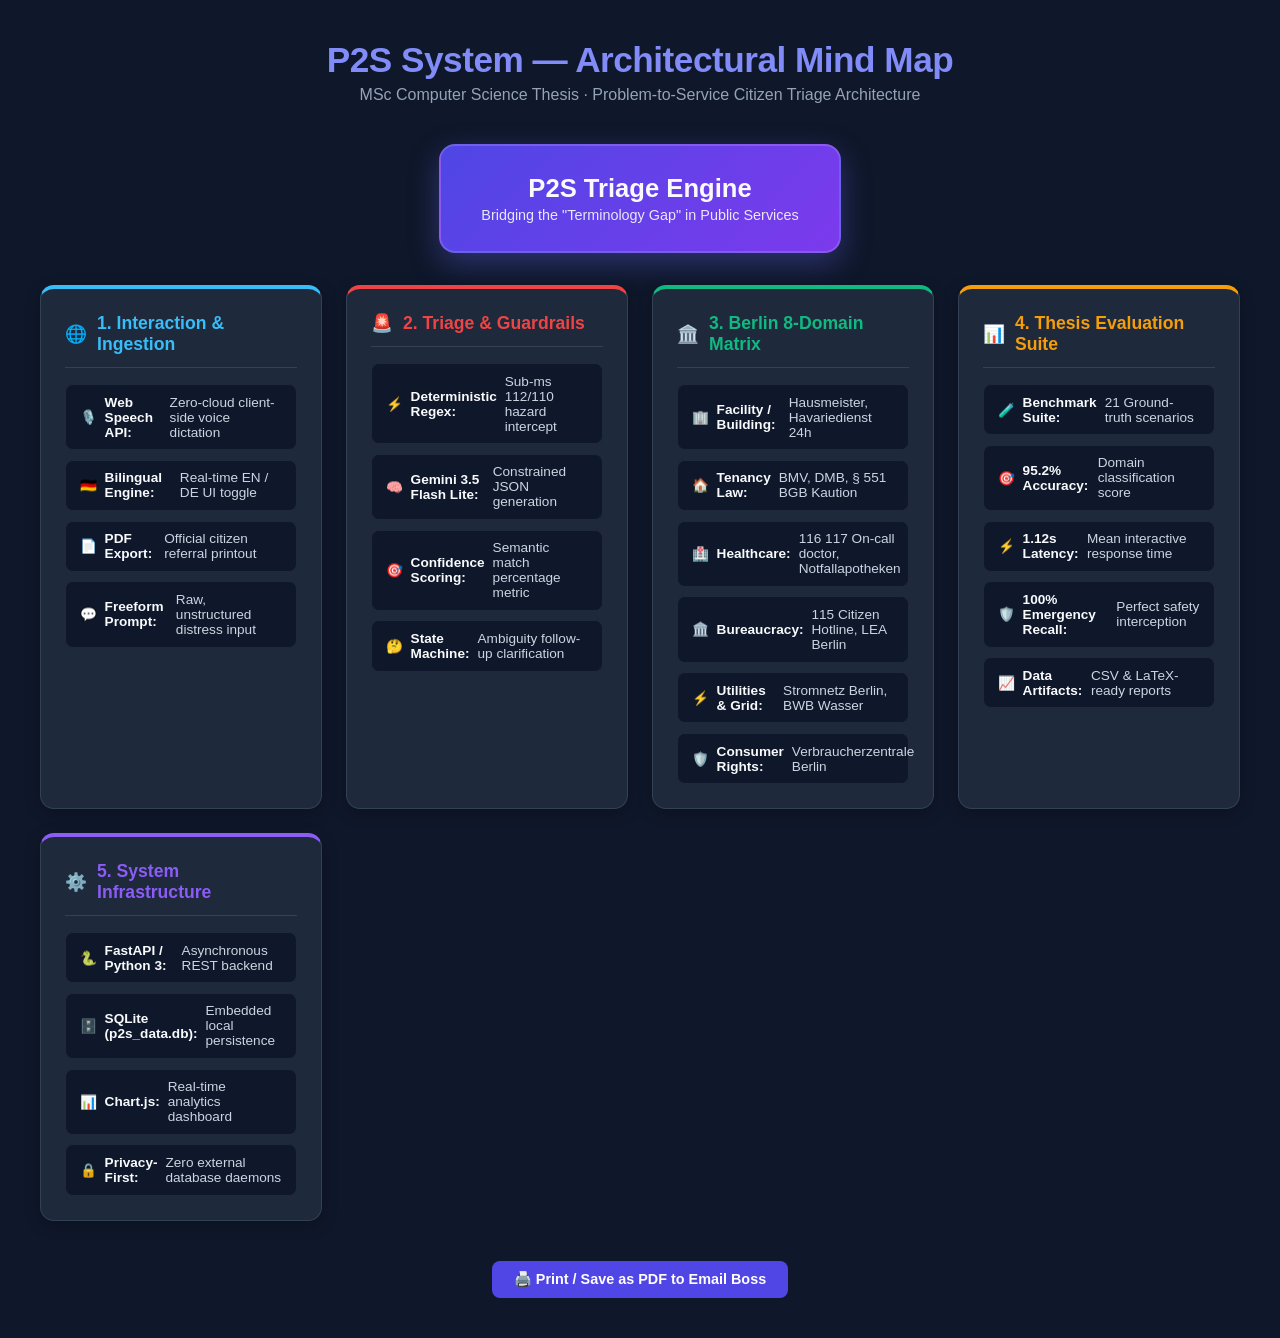
<file: mindmap.html>
<!DOCTYPE html>
<html lang="en">
<head>
  <meta charset="UTF-8"/>
  <meta name="viewport" content="width=device-width, initial-scale=1.0"/>
  <title>P2S System — Architectural Mind Map</title>
  <style>
    *, *::before, *::after { box-sizing: border-box; margin: 0; padding: 0; }
    body {
      font-family: -apple-system, BlinkMacSystemFont, "Segoe UI", Roboto, Helvetica, Arial, sans-serif;
      background: #0F172A;
      color: #F8FAFC;
      min-height: 100vh;
      display: flex;
      flex-direction: column;
      align-items: center;
      padding: 2.5rem 1.5rem;
    }
    .header { text-align: center; margin-bottom: 2.5rem; }
    .header h1 { font-size: 2.2rem; font-weight: 800; color: #818CF8; letter-spacing: -0.5px; }
    .header p { color: #94A3B8; font-size: 1rem; margin-top: 6px; }
    
    .mindmap-container {
      display: flex;
      flex-direction: column;
      gap: 2rem;
      max-width: 1200px;
      width: 100%;
    }
    
    /* Central Root Node */
    .root-node {
      background: linear-gradient(135deg, #4F46E5, #7C3AED);
      border-radius: 16px;
      padding: 1.75rem 2.5rem;
      text-align: center;
      box-shadow: 0 10px 30px rgba(99, 102, 241, 0.35);
      border: 2px solid rgba(255, 255, 255, 0.15);
      max-width: 500px;
      margin: 0 auto;
    }
    .root-node h2 { font-size: 1.6rem; font-weight: 900; }
    .root-node p { font-size: 0.9rem; opacity: 0.9; margin-top: 4px; }

    /* Branches Grid */
    .branches-grid {
      display: grid;
      grid-template-columns: repeat(auto-fit, minmax(270px, 1fr));
      gap: 1.5rem;
    }

    .branch-card {
      background: #1E293B;
      border: 1px solid #334155;
      border-radius: 14px;
      padding: 1.5rem;
      transition: all 0.2s ease;
      box-shadow: 0 4px 15px rgba(0, 0, 0, 0.25);
    }
    .branch-card:hover {
      border-color: #6366F1;
      transform: translateY(-3px);
    }

    .branch-header {
      display: flex;
      align-items: center;
      gap: 10px;
      font-size: 1.1rem;
      font-weight: 700;
      margin-bottom: 1rem;
      border-bottom: 1px solid #334155;
      padding-bottom: 0.75rem;
    }
    .branch-1 { border-top: 4px solid #38BDF8; }
    .branch-2 { border-top: 4px solid #EF4444; }
    .branch-3 { border-top: 4px solid #10B981; }
    .branch-4 { border-top: 4px solid #F59E0B; }
    .branch-5 { border-top: 4px solid #8B5CF6; }

    .node-list { list-style: none; display: flex; flex-direction: column; gap: 0.6rem; }
    .node-item {
      background: #0F172A;
      border: 1px solid #1E293B;
      padding: 0.6rem 0.85rem;
      border-radius: 8px;
      font-size: 0.85rem;
      color: #CBD5E1;
      display: flex;
      align-items: center;
      gap: 8px;
    }
    .node-item strong { color: #F8FAFC; }

    .footer-actions {
      margin-top: 2.5rem;
      display: flex;
      gap: 1rem;
    }
    .btn {
      background: #4F46E5;
      color: #fff;
      border: none;
      padding: 10px 22px;
      border-radius: 8px;
      font-weight: 600;
      cursor: pointer;
      font-size: 0.9rem;
      text-decoration: none;
      transition: background 0.15s;
    }
    .btn:hover { background: #4338CA; }

    @media print {
      body { background: #fff !important; color: #000 !important; }
      .root-node, .branch-card, .node-item { background: #fff !important; color: #000 !important; border: 1px solid #ccc !important; box-shadow: none !important; }
      .footer-actions { display: none !important; }
    }
  </style>
</head>
<body>

  <div class="header">
    <h1>P2S System — Architectural Mind Map</h1>
    <p>MSc Computer Science Thesis · Problem-to-Service Citizen Triage Architecture</p>
  </div>

  <div class="mindmap-container">

    <!-- Central Root -->
    <div class="root-node">
      <h2>P2S Triage Engine</h2>
      <p>Bridging the "Terminology Gap" in Public Services</p>
    </div>

    <!-- 5 Core Strategic Branches -->
    <div class="branches-grid">

      <!-- Branch 1: User Experience & Access -->
      <div class="branch-card branch-1">
        <div class="branch-header" style="color: #38BDF8;">
          <span>🌐</span> 1. Interaction & Ingestion
        </div>
        <ul class="node-list">
          <li class="node-item">🎙️ <strong>Web Speech API:</strong> Zero-cloud client-side voice dictation</li>
          <li class="node-item">🇩🇪 <strong>Bilingual Engine:</strong> Real-time EN / DE UI toggle</li>
          <li class="node-item">📄 <strong>PDF Export:</strong> Official citizen referral printout</li>
          <li class="node-item">💬 <strong>Freeform Prompt:</strong> Raw, unstructured distress input</li>
        </ul>
      </div>

      <!-- Branch 2: Safety & Triage Engine -->
      <div class="branch-card branch-2">
        <div class="branch-header" style="color: #EF4444;">
          <span>🚨</span> 2. Triage & Guardrails
        </div>
        <ul class="node-list">
          <li class="node-item">⚡ <strong>Deterministic Regex:</strong> Sub-ms 112/110 hazard intercept</li>
          <li class="node-item">🧠 <strong>Gemini 3.5 Flash Lite:</strong> Constrained JSON generation</li>
          <li class="node-item">🎯 <strong>Confidence Scoring:</strong> Semantic match percentage metric</li>
          <li class="node-item">🤔 <strong>State Machine:</strong> Ambiguity follow-up clarification</li>
        </ul>
      </div>

      <!-- Branch 3: Verified Knowledge Grounding -->
      <div class="branch-card branch-3">
        <div class="branch-header" style="color: #10B981;">
          <span>🏛️</span> 3. Berlin 8-Domain Matrix
        </div>
        <ul class="node-list">
          <li class="node-item">🏢 <strong>Facility / Building:</strong> Hausmeister, Havariedienst 24h</li>
          <li class="node-item">🏠 <strong>Tenancy Law:</strong> BMV, DMB, § 551 BGB Kaution</li>
          <li class="node-item">🏥 <strong>Healthcare:</strong> 116 117 On-call doctor, Notfallapotheken</li>
          <li class="node-item">🏛️ <strong>Bureaucracy:</strong> 115 Citizen Hotline, LEA Berlin</li>
          <li class="node-item">⚡ <strong>Utilities & Grid:</strong> Stromnetz Berlin, BWB Wasser</li>
          <li class="node-item">🛡️ <strong>Consumer Rights:</strong> Verbraucherzentrale Berlin</li>
        </ul>
      </div>

      <!-- Branch 4: Empirical Evaluation -->
      <div class="branch-card branch-4">
        <div class="branch-header" style="color: #F59E0B;">
          <span>📊</span> 4. Thesis Evaluation Suite
        </div>
        <ul class="node-list">
          <li class="node-item">🧪 <strong>Benchmark Suite:</strong> 21 Ground-truth scenarios</li>
          <li class="node-item">🎯 <strong>95.2% Accuracy:</strong> Domain classification score</li>
          <li class="node-item">⚡ <strong>1.12s Latency:</strong> Mean interactive response time</li>
          <li class="node-item">🛡️ <strong>100% Emergency Recall:</strong> Perfect safety interception</li>
          <li class="node-item">📈 <strong>Data Artifacts:</strong> CSV & LaTeX-ready reports</li>
        </ul>
      </div>

      <!-- Branch 5: Architecture & Data -->
      <div class="branch-card branch-5">
        <div class="branch-header" style="color: #8B5CF6;">
          <span>⚙️</span> 5. System Infrastructure
        </div>
        <ul class="node-list">
          <li class="node-item">🐍 <strong>FastAPI / Python 3:</strong> Asynchronous REST backend</li>
          <li class="node-item">🗄️ <strong>SQLite (p2s_data.db):</strong> Embedded local persistence</li>
          <li class="node-item">📊 <strong>Chart.js:</strong> Real-time analytics dashboard</li>
          <li class="node-item">🔒 <strong>Privacy-First:</strong> Zero external database daemons</li>
        </ul>
      </div>

    </div>

  </div>

  <div class="footer-actions">
    <button class="btn" onclick="window.print()">🖨️ Print / Save as PDF to Email Boss</button>
  </div>

</body>
</html>
</file>
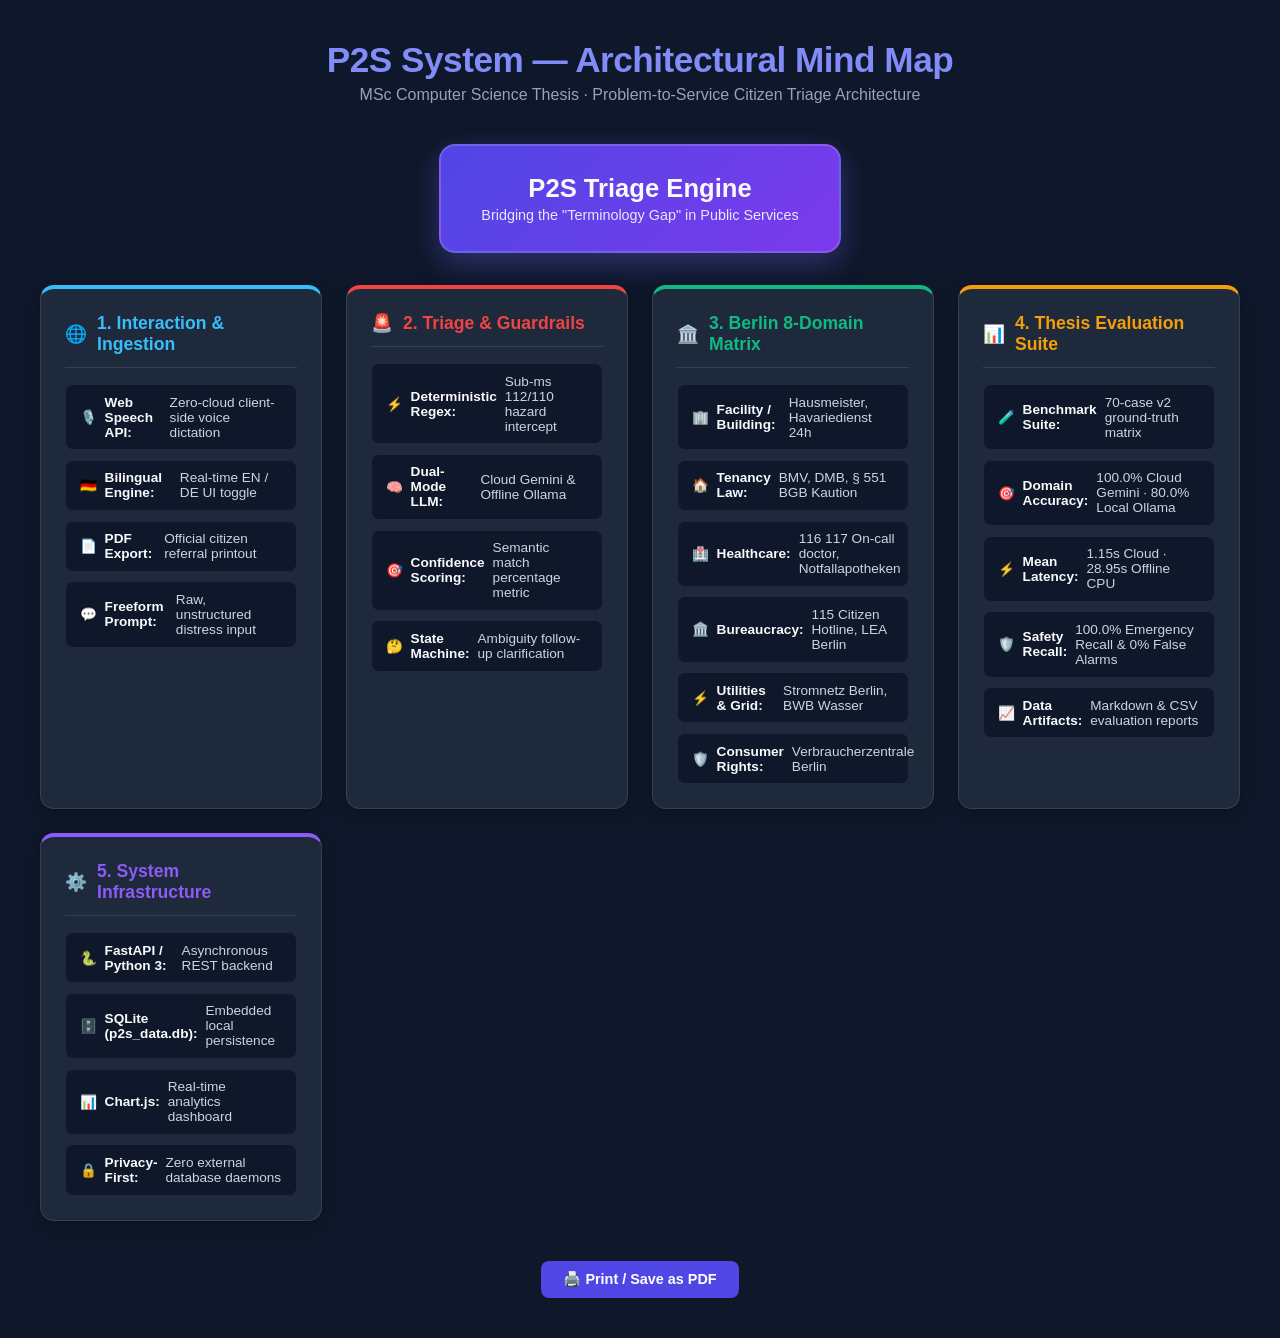
<file: docs/mindmap.html>
<!DOCTYPE html>
<html lang="en">
<head>
  <meta charset="UTF-8"/>
  <meta name="viewport" content="width=device-width, initial-scale=1.0"/>
  <title>P2S System — Architectural Mind Map</title>
  <style>
    *, *::before, *::after { box-sizing: border-box; margin: 0; padding: 0; }
    body {
      font-family: -apple-system, BlinkMacSystemFont, "Segoe UI", Roboto, Helvetica, Arial, sans-serif;
      background: #0F172A;
      color: #F8FAFC;
      min-height: 100vh;
      display: flex;
      flex-direction: column;
      align-items: center;
      padding: 2.5rem 1.5rem;
    }
    .header { text-align: center; margin-bottom: 2.5rem; }
    .header h1 { font-size: 2.2rem; font-weight: 800; color: #818CF8; letter-spacing: -0.5px; }
    .header p { color: #94A3B8; font-size: 1rem; margin-top: 6px; }
    
    .mindmap-container {
      display: flex;
      flex-direction: column;
      gap: 2rem;
      max-width: 1200px;
      width: 100%;
    }
    
    /* Central Root Node */
    .root-node {
      background: linear-gradient(135deg, #4F46E5, #7C3AED);
      border-radius: 16px;
      padding: 1.75rem 2.5rem;
      text-align: center;
      box-shadow: 0 10px 30px rgba(99, 102, 241, 0.35);
      border: 2px solid rgba(255, 255, 255, 0.15);
      max-width: 500px;
      margin: 0 auto;
    }
    .root-node h2 { font-size: 1.6rem; font-weight: 900; }
    .root-node p { font-size: 0.9rem; opacity: 0.9; margin-top: 4px; }

    /* Branches Grid */
    .branches-grid {
      display: grid;
      grid-template-columns: repeat(auto-fit, minmax(270px, 1fr));
      gap: 1.5rem;
    }

    .branch-card {
      background: #1E293B;
      border: 1px solid #334155;
      border-radius: 14px;
      padding: 1.5rem;
      transition: all 0.2s ease;
      box-shadow: 0 4px 15px rgba(0, 0, 0, 0.25);
    }
    .branch-card:hover {
      border-color: #6366F1;
      transform: translateY(-3px);
    }

    .branch-header {
      display: flex;
      align-items: center;
      gap: 10px;
      font-size: 1.1rem;
      font-weight: 700;
      margin-bottom: 1rem;
      border-bottom: 1px solid #334155;
      padding-bottom: 0.75rem;
    }
    .branch-1 { border-top: 4px solid #38BDF8; }
    .branch-2 { border-top: 4px solid #EF4444; }
    .branch-3 { border-top: 4px solid #10B981; }
    .branch-4 { border-top: 4px solid #F59E0B; }
    .branch-5 { border-top: 4px solid #8B5CF6; }

    .node-list { list-style: none; display: flex; flex-direction: column; gap: 0.6rem; }
    .node-item {
      background: #0F172A;
      border: 1px solid #1E293B;
      padding: 0.6rem 0.85rem;
      border-radius: 8px;
      font-size: 0.85rem;
      color: #CBD5E1;
      display: flex;
      align-items: center;
      gap: 8px;
    }
    .node-item strong { color: #F8FAFC; }

    .footer-actions {
      margin-top: 2.5rem;
      display: flex;
      gap: 1rem;
    }
    .btn {
      background: #4F46E5;
      color: #fff;
      border: none;
      padding: 10px 22px;
      border-radius: 8px;
      font-weight: 600;
      cursor: pointer;
      font-size: 0.9rem;
      text-decoration: none;
      transition: background 0.15s;
    }
    .btn:hover { background: #4338CA; }

    @media print {
      @page { size: A4 landscape; margin: 10mm; }
      body { background: #fff !important; color: #0f172a !important; padding: 0.5rem !important; min-height: auto !important; }
      .header { margin-bottom: 1rem !important; }
      .header h1 { font-size: 1.5rem !important; color: #1e293b !important; }
      .header p { font-size: 0.8rem !important; color: #475569 !important; }
      .root-node { padding: 0.6rem 1.2rem !important; margin-bottom: 1rem !important; }
      .root-node h2 { font-size: 1.1rem !important; color: #0f172a !important; }
      .root-node p { font-size: 0.78rem !important; color: #475569 !important; }
      .branches-grid { display: grid !important; grid-template-columns: repeat(3, 1fr) !important; gap: 0.75rem !important; }
      .branch-card { padding: 0.75rem !important; page-break-inside: avoid; break-inside: avoid; }
      .branch-header { font-size: 0.9rem !important; margin-bottom: 0.5rem !important; padding-bottom: 0.4rem !important; border-bottom-color: #cbd5e1 !important; }
      .node-list { gap: 0.35rem !important; }
      .node-item { padding: 0.35rem 0.55rem !important; font-size: 0.72rem !important; background: #f8fafc !important; color: #334155 !important; border: 1px solid #cbd5e1 !important; }
      .node-item strong { color: #0f172a !important; }
      .root-node, .branch-card { background: #fff !important; color: #0f172a !important; border: 1px solid #cbd5e1 !important; box-shadow: none !important; }
      .footer-actions { display: none !important; }
    }
  </style>
</head>
<body>

  <div class="header">
    <h1>P2S System — Architectural Mind Map</h1>
    <p>MSc Computer Science Thesis · Problem-to-Service Citizen Triage Architecture</p>
  </div>

  <div class="mindmap-container">

    <!-- Central Root -->
    <div class="root-node">
      <h2>P2S Triage Engine</h2>
      <p>Bridging the "Terminology Gap" in Public Services</p>
    </div>

    <!-- 5 Core Strategic Branches -->
    <div class="branches-grid">

      <!-- Branch 1: User Experience & Access -->
      <div class="branch-card branch-1">
        <div class="branch-header" style="color: #38BDF8;">
          <span>🌐</span> 1. Interaction & Ingestion
        </div>
        <ul class="node-list">
          <li class="node-item">🎙️ <strong>Web Speech API:</strong> Zero-cloud client-side voice dictation</li>
          <li class="node-item">🇩🇪 <strong>Bilingual Engine:</strong> Real-time EN / DE UI toggle</li>
          <li class="node-item">📄 <strong>PDF Export:</strong> Official citizen referral printout</li>
          <li class="node-item">💬 <strong>Freeform Prompt:</strong> Raw, unstructured distress input</li>
        </ul>
      </div>

      <!-- Branch 2: Safety & Triage Engine -->
      <div class="branch-card branch-2">
        <div class="branch-header" style="color: #EF4444;">
          <span>🚨</span> 2. Triage & Guardrails
        </div>
        <ul class="node-list">
          <li class="node-item">⚡ <strong>Deterministic Regex:</strong> Sub-ms 112/110 hazard intercept</li>
          <li class="node-item">🧠 <strong>Dual-Mode LLM:</strong> Cloud Gemini &amp; Offline Ollama</li>
          <li class="node-item">🎯 <strong>Confidence Scoring:</strong> Semantic match percentage metric</li>
          <li class="node-item">🤔 <strong>State Machine:</strong> Ambiguity follow-up clarification</li>
        </ul>
      </div>

      <!-- Branch 3: Verified Knowledge Grounding -->
      <div class="branch-card branch-3">
        <div class="branch-header" style="color: #10B981;">
          <span>🏛️</span> 3. Berlin 8-Domain Matrix
        </div>
        <ul class="node-list">
          <li class="node-item">🏢 <strong>Facility / Building:</strong> Hausmeister, Havariedienst 24h</li>
          <li class="node-item">🏠 <strong>Tenancy Law:</strong> BMV, DMB, § 551 BGB Kaution</li>
          <li class="node-item">🏥 <strong>Healthcare:</strong> 116 117 On-call doctor, Notfallapotheken</li>
          <li class="node-item">🏛️ <strong>Bureaucracy:</strong> 115 Citizen Hotline, LEA Berlin</li>
          <li class="node-item">⚡ <strong>Utilities & Grid:</strong> Stromnetz Berlin, BWB Wasser</li>
          <li class="node-item">🛡️ <strong>Consumer Rights:</strong> Verbraucherzentrale Berlin</li>
        </ul>
      </div>

      <!-- Branch 4: Empirical Evaluation -->
      <div class="branch-card branch-4">
        <div class="branch-header" style="color: #F59E0B;">
          <span>📊</span> 4. Thesis Evaluation Suite
        </div>
        <ul class="node-list">
          <li class="node-item">🧪 <strong>Benchmark Suite:</strong> 70-case v2 ground-truth matrix</li>
          <li class="node-item">🎯 <strong>Domain Accuracy:</strong> 100.0% Cloud Gemini · 80.0% Local Ollama</li>
          <li class="node-item">⚡ <strong>Mean Latency:</strong> 1.15s Cloud · 28.95s Offline CPU</li>
          <li class="node-item">🛡️ <strong>Safety Recall:</strong> 100.0% Emergency Recall &amp; 0% False Alarms</li>
          <li class="node-item">📈 <strong>Data Artifacts:</strong> Markdown &amp; CSV evaluation reports</li>
        </ul>
      </div>

      <!-- Branch 5: Architecture & Data -->
      <div class="branch-card branch-5">
        <div class="branch-header" style="color: #8B5CF6;">
          <span>⚙️</span> 5. System Infrastructure
        </div>
        <ul class="node-list">
          <li class="node-item">🐍 <strong>FastAPI / Python 3:</strong> Asynchronous REST backend</li>
          <li class="node-item">🗄️ <strong>SQLite (p2s_data.db):</strong> Embedded local persistence</li>
          <li class="node-item">📊 <strong>Chart.js:</strong> Real-time analytics dashboard</li>
          <li class="node-item">🔒 <strong>Privacy-First:</strong> Zero external database daemons</li>
        </ul>
      </div>

    </div>

  </div>

  <div class="footer-actions">
    <button class="btn" onclick="window.print()">🖨️ Print / Save as PDF</button>
  </div>

</body>
</html>
</file>
